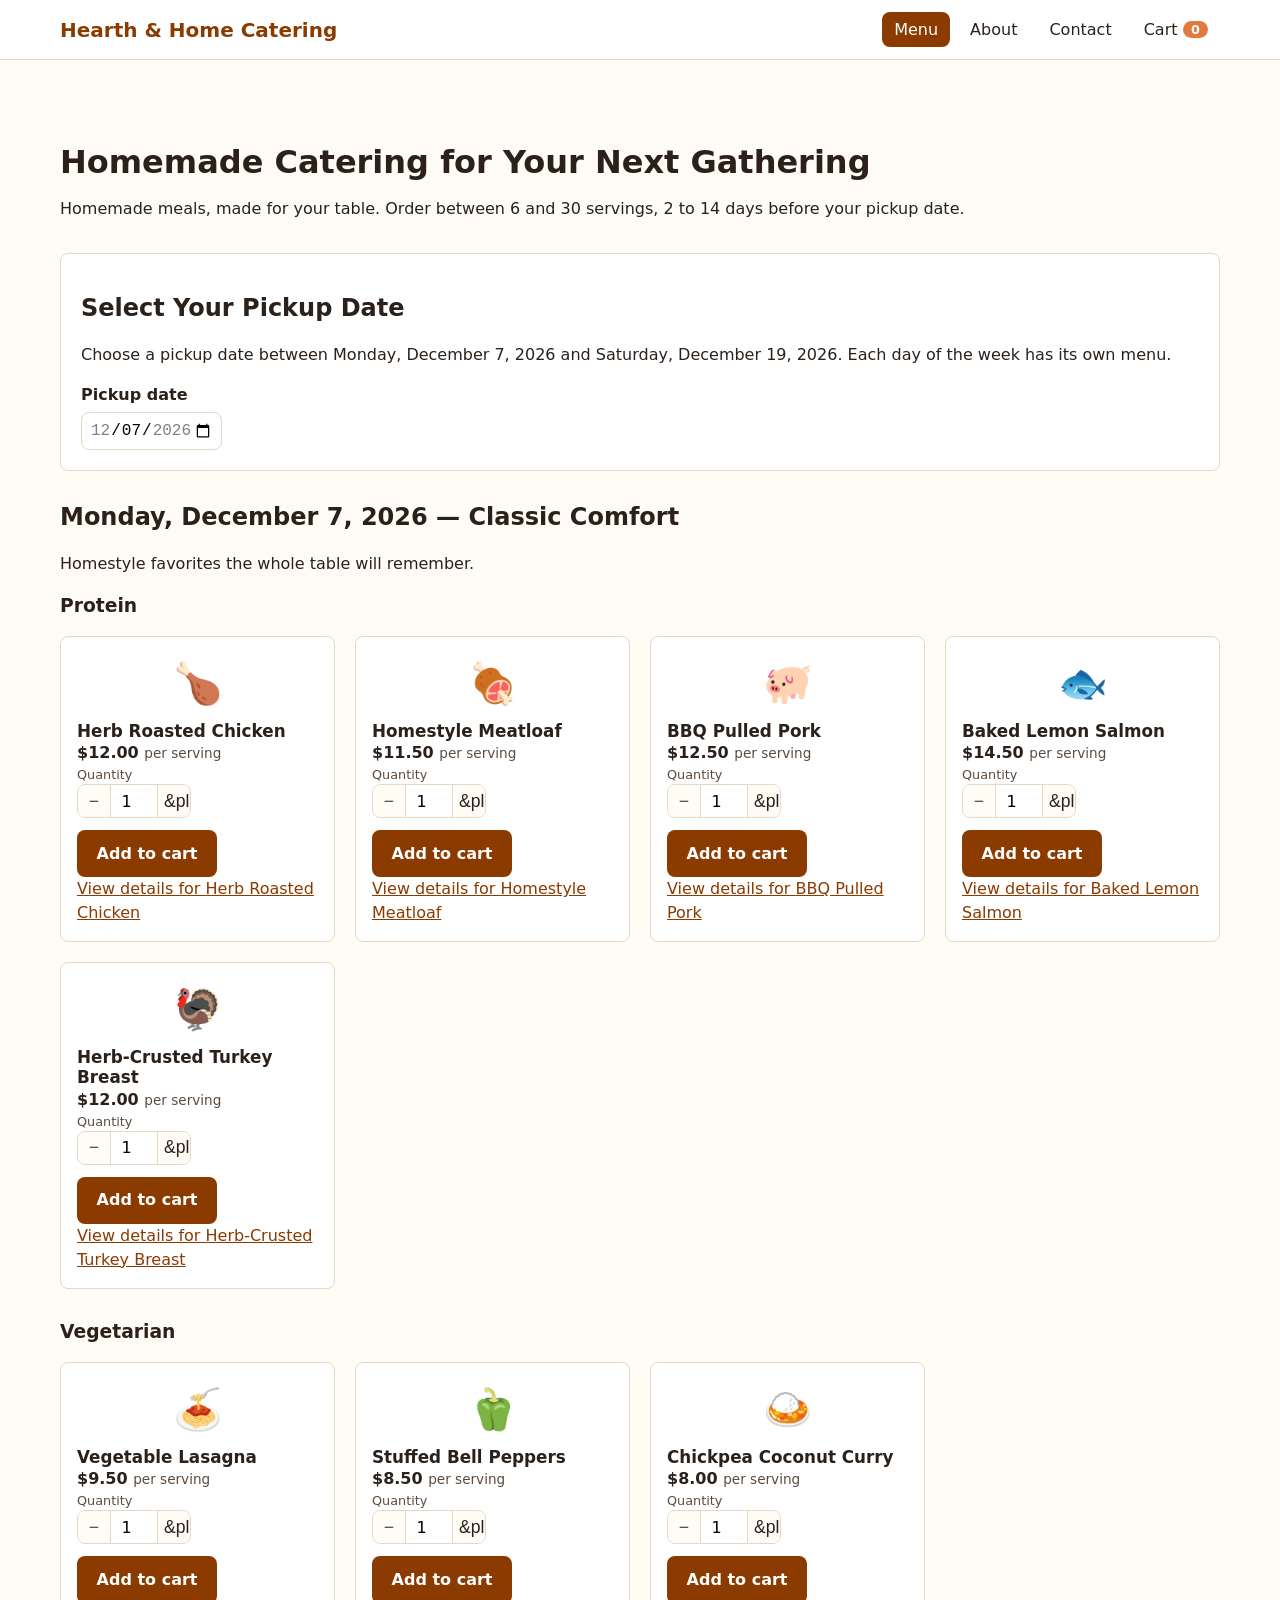
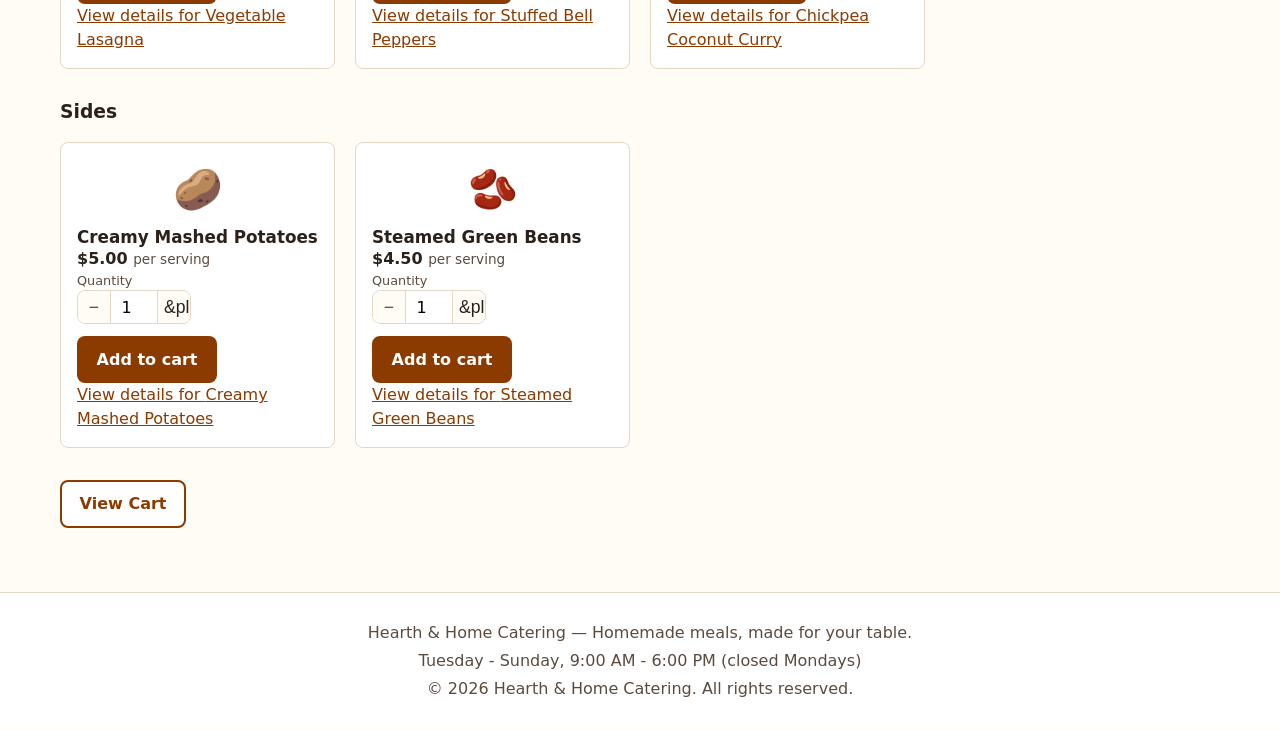
<file: v4/index.html>
<!doctype html>
<html lang="en">
  <head><meta charset="UTF-8"><meta name="viewport" content="width=device-width, initial-scale=1.0"><title>Hearth &amp; Home Catering</title>  <script type="module" crossorigin src="./assets/index-DzrdiTmO.js"></script>
  <link rel="stylesheet" crossorigin href="./assets/index-BzA7T-oO.css">
</head>
  <body><div id="root"></div></body>
</html>
</file>
<file: v4/assets/index-BzA7T-oO.css>
*{box-sizing:border-box}:root{--color-bg: #fffbf5;--color-surface: #ffffff;--color-text: #2b211a;--color-text-muted: #5b4b3f;--color-border: #e4d7c6;--color-primary: #8b3a00;--color-primary-hover: #6f2e00;--color-secondary: #4f6f52;--color-secondary-hover: #3d5740;--color-accent: #e07a3e;--color-error: #9c1c12;--color-error-bg: #fbeae8;--color-success: #2e7d32;--color-success-bg: #eaf5ea;--font-body: system-ui, -apple-system, "Segoe UI", sans-serif;--radius: .5rem}html{font-size:100%}body{margin:0;font-family:var(--font-body);background:var(--color-bg);color:var(--color-text);line-height:1.5}img{max-width:100%;height:auto}h1,h2,h3{line-height:1.2;color:var(--color-text)}main{display:block;max-width:75rem;margin:0 auto;padding:1.5rem 1.25rem 3rem}main:focus-visible{outline:none}a{color:var(--color-primary)}:focus-visible{outline:2px solid var(--color-primary);outline-offset:2px}@media(prefers-reduced-motion:no-preference){.stepper__btn,.btn,.nav-link{transition:background-color .12s ease,color .12s ease}}.visuallyhidden:not(:focus):not(:active){position:absolute;clip-path:inset(50%);overflow:hidden;block-size:1px;inline-size:1px;white-space:nowrap}.skip-link{position:absolute;inset-block-start:0;inset-inline-start:0;transform:translateY(-100%);background:var(--color-primary);color:#fff;padding:.5rem 1rem;z-index:100;border-radius:0 0 var(--radius) 0}.skip-link:focus-visible{transform:translateY(0)}.site-header{background:var(--color-surface);border-bottom:1px solid var(--color-border);position:sticky;top:0;z-index:10}.site-header__bar{max-width:75rem;margin:0 auto;padding:.75rem 1.25rem;display:flex;align-items:center;gap:1rem;flex-wrap:wrap}.brand{font-size:1.25rem;font-weight:700;color:var(--color-primary);background:none;border:none;padding:.25rem 0;cursor:pointer;font-family:inherit}.nav-toggle{display:none;margin-inline-start:auto;background:none;border:1px solid var(--color-border);border-radius:var(--radius);padding:.4rem .6rem;font-size:1.25rem;cursor:pointer}.primary-nav{margin-inline-start:auto}.primary-nav ul{display:flex;gap:.5rem;list-style:none;margin:0;padding:0;flex-wrap:wrap}.nav-link{background:none;border:none;font-family:inherit;font-size:1rem;padding:.5rem .75rem;border-radius:var(--radius);cursor:pointer;color:var(--color-text);display:inline-flex;align-items:center;gap:.35rem}.nav-link:hover{background:var(--color-bg)}.nav-link[aria-current=page]{background:var(--color-primary);color:#fff}.cart-badge{background:var(--color-accent);color:#fff;border-radius:999px;padding:.05rem .5rem;font-size:.8rem;font-weight:700}@media(max-width:40rem){.nav-toggle{display:inline-flex}.primary-nav{display:none;width:100%;margin-inline-start:0}.primary-nav.is-open{display:block}.primary-nav ul{flex-direction:column}}.hero{padding:2rem 0 1rem}.hero h1{font-size:2rem;margin-bottom:.5rem}.date-picker{background:var(--color-surface);border:1px solid var(--color-border);border-radius:var(--radius);padding:1.25rem;margin-bottom:2rem}.date-picker label{display:block;font-weight:600;margin-bottom:.35rem}.date-picker input[type=date]{font-size:1rem;padding:.5rem;border:1px solid var(--color-border);border-radius:var(--radius)}.menu-category{margin-bottom:2rem}.menu-card-list{list-style:none;margin:1rem 0 0;padding:0;display:grid;grid-template-columns:repeat(auto-fill,minmax(16rem,1fr));gap:1.25rem}.menu-card{background:var(--color-surface);border:1px solid var(--color-border);border-radius:var(--radius);padding:1rem;display:flex;flex-direction:column;gap:.5rem}.menu-card__media{text-align:center}.menu-card__emoji{font-size:2.5rem}.menu-card__name{margin:0;font-size:1.05rem}.menu-card__name-btn{background:none;border:none;font:inherit;font-weight:700;color:var(--color-text);cursor:pointer;padding:0;text-align:left}.menu-card__name-btn:hover{color:var(--color-primary);text-decoration:underline}.menu-card__price{margin:0;font-weight:600}.menu-card__unit{font-weight:400;color:var(--color-text-muted);font-size:.85rem}.menu-card__actions{display:flex;align-items:center;gap:.75rem;flex-wrap:wrap}.link-btn{background:none;border:none;color:var(--color-primary);text-decoration:underline;cursor:pointer;font:inherit;padding:0;text-align:left}.stepper__label{display:block;font-size:.8rem;color:var(--color-text-muted)}.stepper__control{display:inline-flex;align-items:center;border:1px solid var(--color-border);border-radius:var(--radius);overflow:hidden}.stepper__btn{background:var(--color-bg);border:none;width:2rem;height:2rem;font-size:1.1rem;cursor:pointer;color:var(--color-text)}.stepper__btn:hover{background:var(--color-border)}.stepper__btn[aria-disabled=true]{color:var(--color-text-muted);cursor:not-allowed}.stepper__input{width:3rem;text-align:center;border:none;border-inline:1px solid var(--color-border);height:2rem;font:inherit}.btn{font:inherit;border-radius:var(--radius);padding:.6rem 1.1rem;cursor:pointer;border:2px solid transparent;font-weight:600}.btn--primary{background:var(--color-primary);color:#fff}.btn--primary:hover{background:var(--color-primary-hover)}.btn--secondary{background:var(--color-surface);color:var(--color-primary);border-color:var(--color-primary)}.btn--secondary:hover{background:var(--color-bg)}.btn--large{padding:.85rem 1.5rem;font-size:1.05rem}.menu-cart-cta{margin-top:1.5rem}.item-dialog{border:none;border-radius:var(--radius);max-width:32rem;width:90vw;padding:1.5rem;color:var(--color-text)}.item-dialog::backdrop{background:#2b211a8c}.item-dialog__header{display:flex;align-items:center;gap:.75rem;margin-bottom:.5rem}.item-dialog__header h2{margin:0;flex:1}.item-dialog__emoji{font-size:2rem}.item-dialog__close{background:none;border:none;font-size:1.5rem;line-height:1;cursor:pointer;padding:.25rem;color:var(--color-text-muted)}.item-dialog__price{font-weight:700;color:var(--color-primary)}.ingredient-list{columns:2;gap:1rem}.item-dialog__actions{display:flex;align-items:center;gap:1rem;margin-top:1rem;flex-wrap:wrap}.nutrition-table{width:100%;border-collapse:collapse;margin:1rem 0;border:2px solid var(--color-text)}.nutrition-table caption{font-weight:800;font-size:1.1rem;text-align:left;padding-bottom:.25rem}.nutrition-table th,.nutrition-table td{border-top:1px solid var(--color-border);padding:.35rem .5rem;text-align:left;font-size:.9rem}.nutrition-table thead{display:none}.nutrition-table__serving th,.nutrition-table__serving td{border-top:none;font-weight:700}.nutrition-table__calories th,.nutrition-table__calories td{font-size:1.3rem;font-weight:800;border-top:3px solid var(--color-text);border-bottom:3px solid var(--color-text)}fieldset{border:1px solid var(--color-border);border-radius:var(--radius);padding:1rem;margin:0 0 1.25rem}legend{font-weight:700;padding:0 .35rem}.field{margin-bottom:1rem}.field label{display:block;font-weight:600;margin-bottom:.3rem}.field input,.field select,.field textarea{width:100%;max-width:26rem;font:inherit;padding:.55rem;border:1px solid var(--color-border);border-radius:var(--radius);background:var(--color-surface);color:var(--color-text)}.field input[aria-invalid=true],.field select[aria-invalid=true],.field textarea[aria-invalid=true]{border-color:var(--color-error)}.field-error{color:var(--color-error);font-size:.875rem;margin:.3rem 0 0}.radio-group{display:flex;gap:1.5rem;flex-wrap:wrap;margin-bottom:1rem}.radio-group label{display:flex;align-items:center;gap:.4rem;font-weight:500}.card-fields__row{display:flex;gap:1rem;flex-wrap:wrap}.card-fields__row .field{flex:1;min-width:10rem}.error-summary{background:var(--color-error-bg);border:1px solid var(--color-error);border-radius:var(--radius);padding:1rem 1.25rem;margin-bottom:1.25rem}.error-summary h2{margin-top:0;font-size:1.1rem;color:var(--color-error)}.error-summary ul{margin:0}.error-summary a{color:var(--color-error)}.form-confirmation{background:var(--color-success-bg);border:1px solid var(--color-success);color:var(--color-success);border-radius:var(--radius);padding:.75rem 1rem;font-weight:600}.cart-table{width:100%;border-collapse:collapse;margin:1.5rem 0}.cart-table th,.cart-table td{padding:.6rem .5rem;border-bottom:1px solid var(--color-border);text-align:left;vertical-align:middle}.cart-table__item{font-weight:700}.cart-summary{background:var(--color-surface);border:1px solid var(--color-border);border-radius:var(--radius);padding:1rem 1.25rem;max-width:24rem}.portion-status--warning{color:var(--color-error);font-weight:600}.cart-summary__total{font-size:1.1rem}.cart-actions{display:flex;gap:1rem;margin-top:1.25rem;flex-wrap:wrap}.checkout-layout{display:grid;grid-template-columns:2fr 1fr;gap:2rem;align-items:start}@media(max-width:55rem){.checkout-layout{grid-template-columns:1fr}}.order-summary{background:var(--color-surface);border:1px solid var(--color-border);border-radius:var(--radius);padding:1.25rem;position:sticky;top:5rem}.order-summary__list{list-style:none;padding:0;margin:0 0 1rem}.order-summary__list li{display:flex;justify-content:space-between;gap:.5rem;padding:.35rem 0;border-bottom:1px solid var(--color-border)}.order-summary__total{font-size:1.2rem}.invoice{max-width:40rem;margin:0 auto;background:var(--color-surface);border:1px solid var(--color-border);border-radius:var(--radius);padding:2rem}.invoice__actions{display:flex;gap:1rem;margin-bottom:1.5rem;flex-wrap:wrap}.invoice__header{border-bottom:2px solid var(--color-text);margin-bottom:1.5rem;padding-bottom:1rem}.invoice-table{width:100%;border-collapse:collapse;margin:.5rem 0 1.5rem}.invoice-table th,.invoice-table td{padding:.5rem;border-bottom:1px solid var(--color-border);text-align:left}.invoice-table tfoot th,.invoice-table tfoot td{border-top:2px solid var(--color-text);border-bottom:none;font-weight:700}.invoice__thanks{margin-top:1.5rem;font-weight:600}@media print{.site-header,.site-footer,.no-print{display:none!important}.invoice{border:none;padding:0}}.about-photo{border-radius:var(--radius);max-width:24rem;display:block;margin:1rem 0 1.5rem}.contact-methods{list-style:none;padding:0;display:flex;flex-direction:column;gap:.5rem;margin-bottom:2rem}.site-footer{background:var(--color-surface);border-top:1px solid var(--color-border);padding:1.5rem 1.25rem;text-align:center;color:var(--color-text-muted)}.site-footer p{margin:.25rem 0}
</file>
